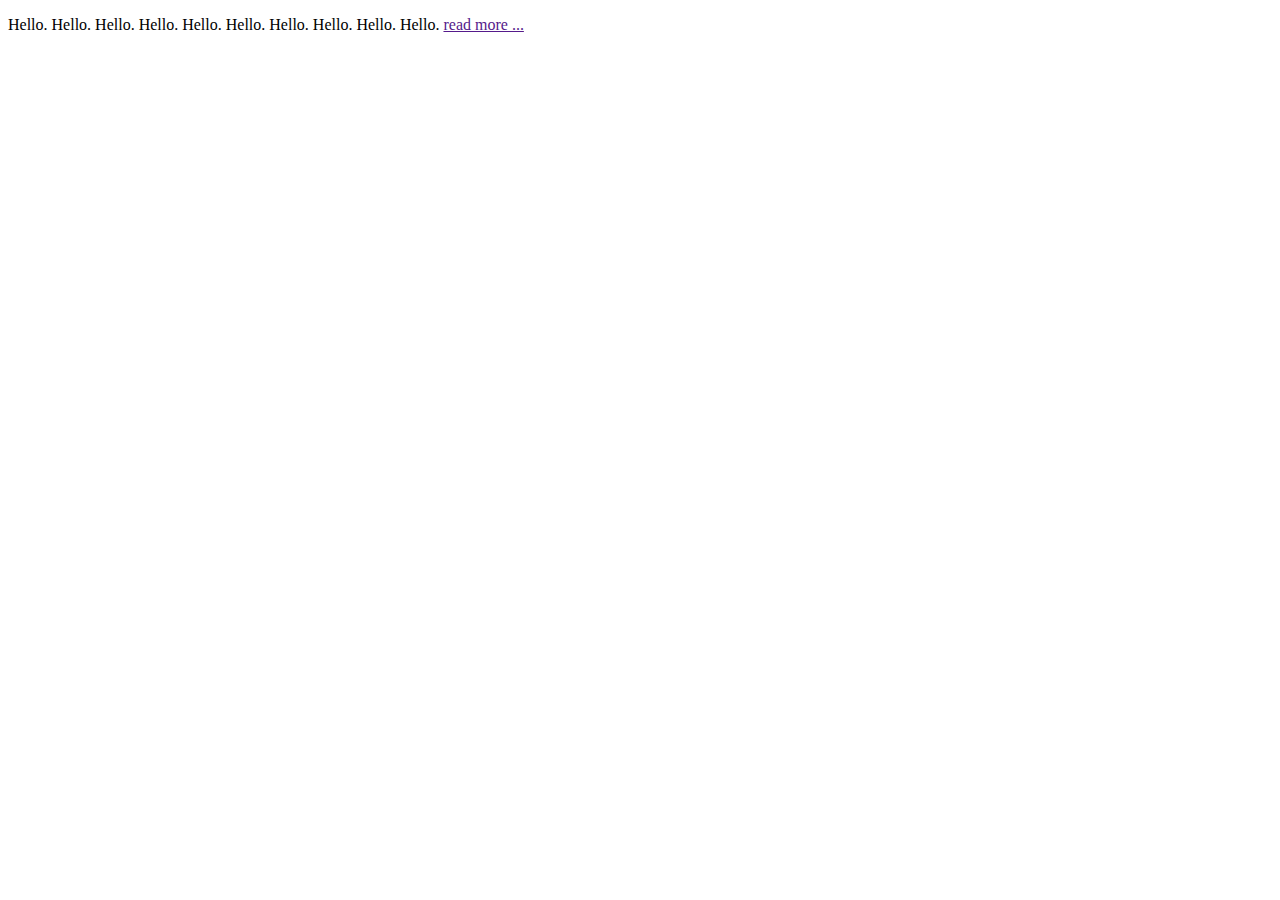
<file: JavaScriptBasics/index.html>
<!DOCTYPE html>
<html lang="ja">
<head>
    <meta charset="utf-8">
    <title>JavaScript Basics</title>
    <style>
        .hidden {
            display: none;
        }
    </style>
</head>
<body>
    <p>Hello. Hello. Hello. Hello. Hello. <dr>
    Hello. Hello. Hello. Hello. Hello. <dr>
    <span class="hidden">Hello. Hello. Hello. Hello. Hello. <dr>
    Hello. Hello. Hello. Hello. Hello. <dr>
    Hello. Hello. Hello. Hello. Hello. <dr>
    Hello. Hello. Hello. Hello. Hello. <dr>
    Hello. Hello. Hello. Hello. Hello. <dr>
    Hello. Hello. Hello. Hello. Hello. <dr>
    Hello. Hello. Hello. Hello. Hello. <dr>
    Hello. Hello. Hello. </span><a href="">read more ...</a></p>
    <script src="js/main.js"></script>
</body>
</html>
</file>
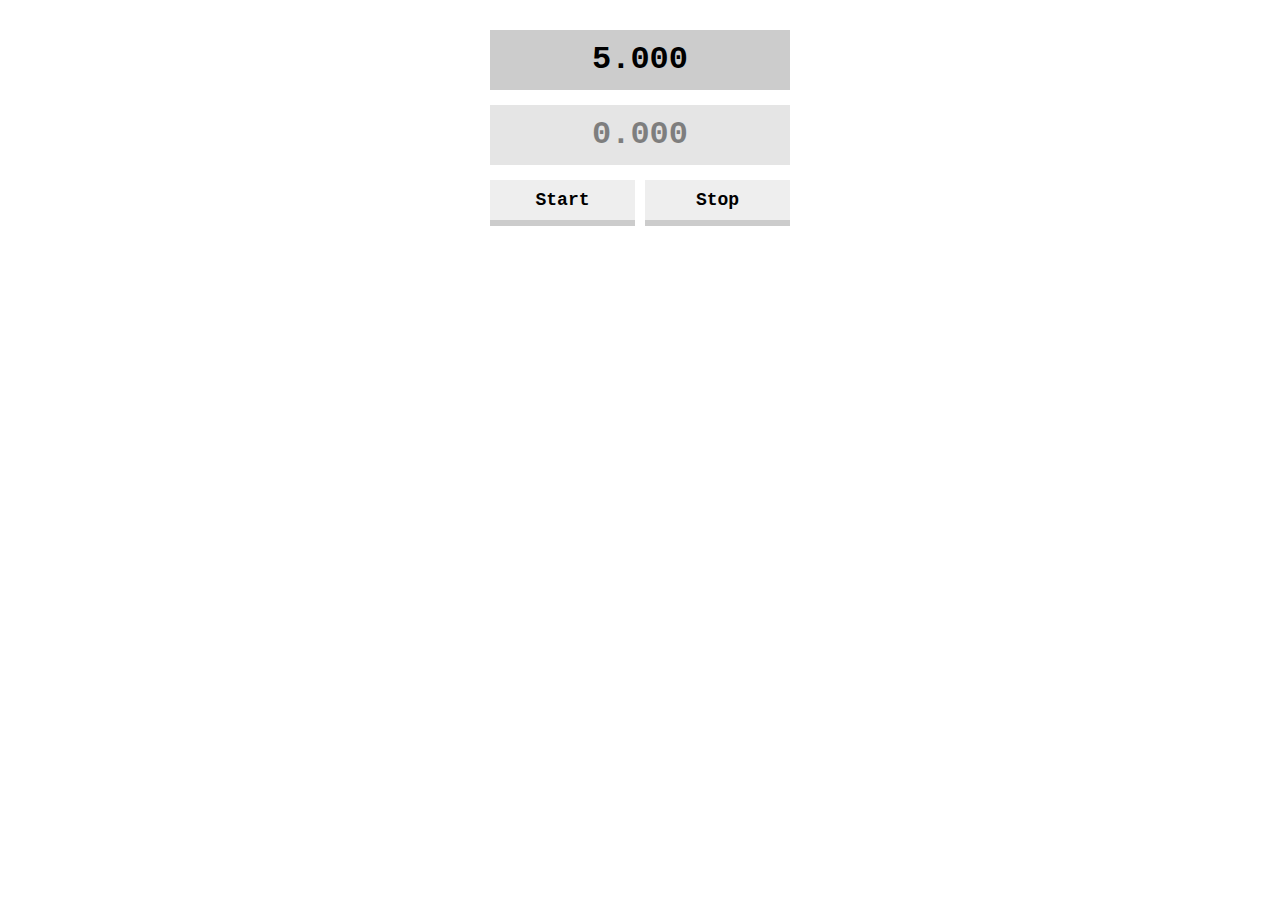
<file: My5seconds/index.html>
<!DOCTYPE html>
<html>
<head>
    <meta charset="utf-8">
    <title>5 seconds!</title>
    <link rel="stylesheet" href="css/styles.css">
</head>
<body>
    <div class="container">
        <div id="target">5.000</div>
        <div id="result" class="standby">0.000</div>
        <div class="buttons">
            <div id="start">Start</div>
            <div id="stop">Stop</div>
        </div>
    </div>
    <script src="js/main.js"></script>
</body>
</html>
</file>
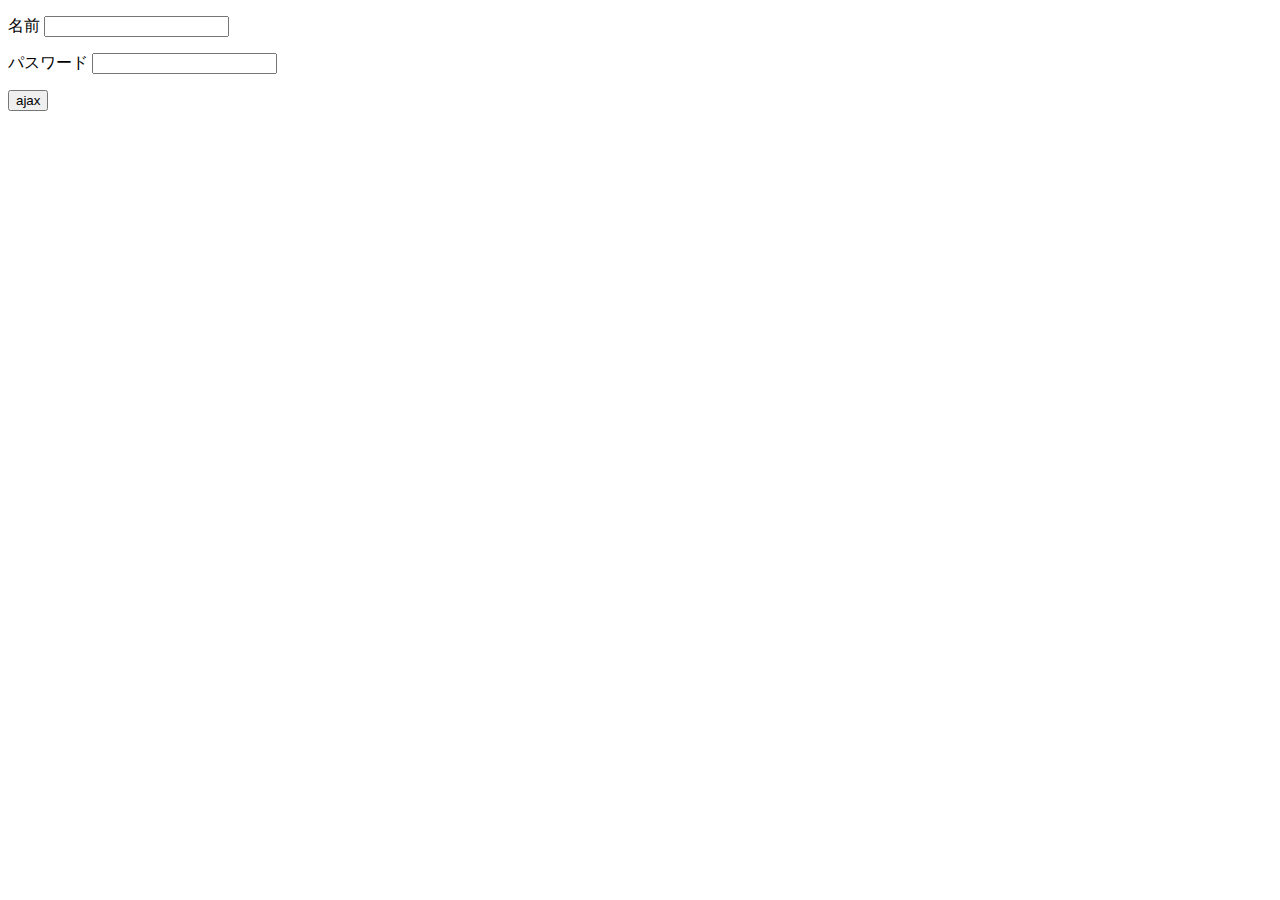
<file: MyAjax/index.html>
<!DOCTYPE html>
<html lang="ja">
    <head>
        <meta charset="utf-8">
        <title>Docment</title>
    </head>
    <body>
        <script src="https://ajax.googleapis.com/ajax/libs/jquery/3.3.1/jquery.min.js"></script>
        <form id="form_1" method="POST" accept-charset="utf-8" return false>
            <p>名前 <input type="text" name = "userid"> </p>
            <p>パスワード <input type="text" name = "passward" id="passward"> </p>
        </form>

        <button id="ajax">ajax</button>
        <div class="result"></div>

        <script type="text/javascript">
            $(function() {
                $('#ajax').on('click', function() {
                    $.ajax({
                        url:'./request.php',
                        type:'POST',
                        data:{
                            'userid' :$('#userid').val(),
                            'passward' :$('#passward').val()
                        }
                    })
                    .done( (data) => {
                        $('.result').html(data);
                        comsole.log(data);
                    })
                    .fail( (data) => {
                        $('.result').html(data);
                        console.log(data);
                    })
                    .always( (data) => {

                    });
                });
            });
        </script>
    </body>
</html>
</file>
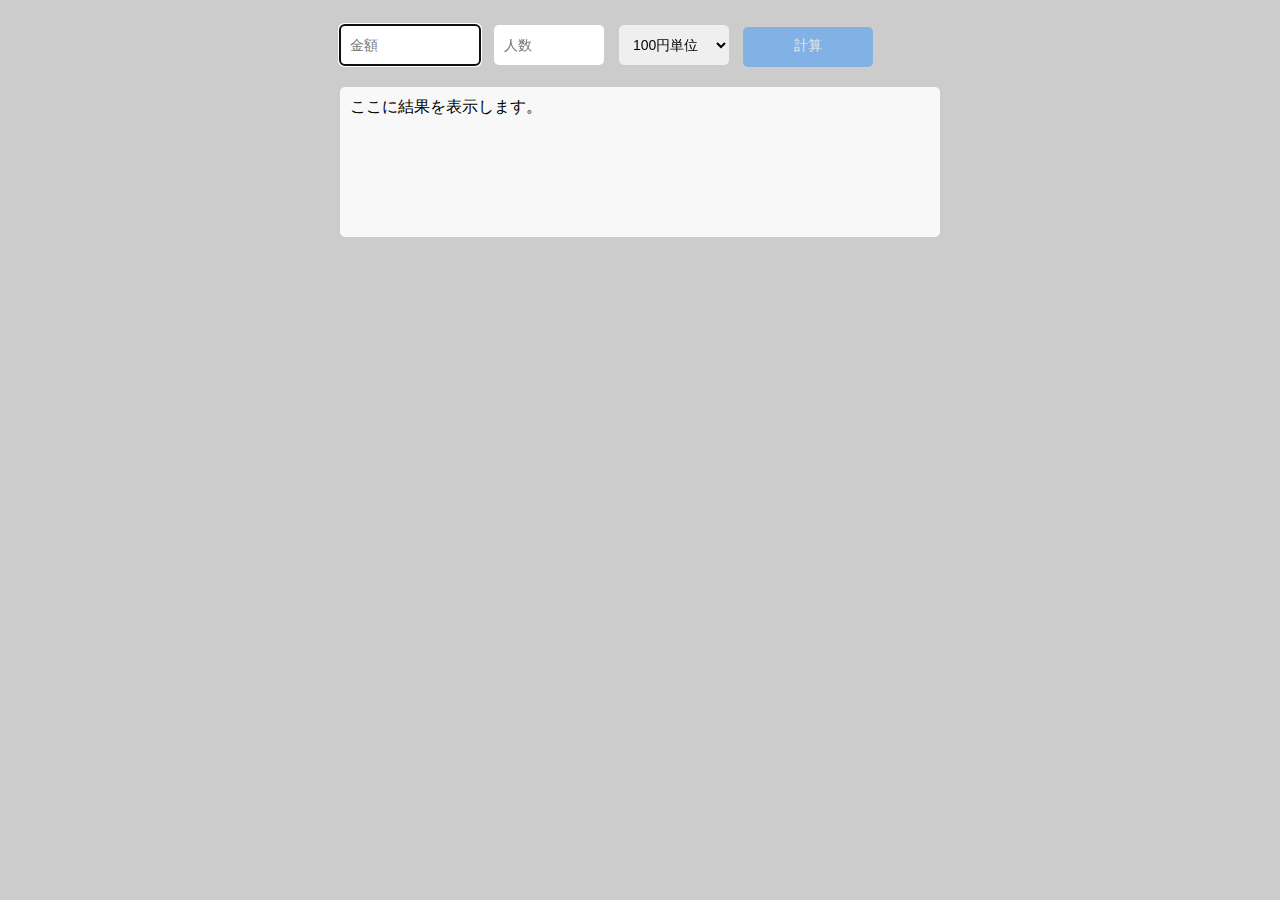
<file: MyApp/index.html>
<!DOCTYPE html>
<html lang="ja">
<head>
    <meta charset="utf-8">
    <title>割り勘電卓</title>
    <link rel="stylesheet" href="css/styles.css">
</head>
<body>
    <div class="container">
        <div class="input-area">
            <input type="text" id="price" placeholder="金額">
            <input type="text" id="num" placeholder="人数">
            <select id="unit">
                <option value="10">10円単位</option>
                <option value="100" selected>100円単位</option>
                <option value="100">1000円単位</option>
            </select>
            <div id="btn" class="disabled">計算</div>
        </div>
        <div class="result-area">
            <p id="result">ここに結果を表示します。</p>
            <div id="reset" class="hidden">もう一度計算する？</div>
        </div>
    </div>
    <script src="js/main.js"></script>
</body>
</html>
</file>
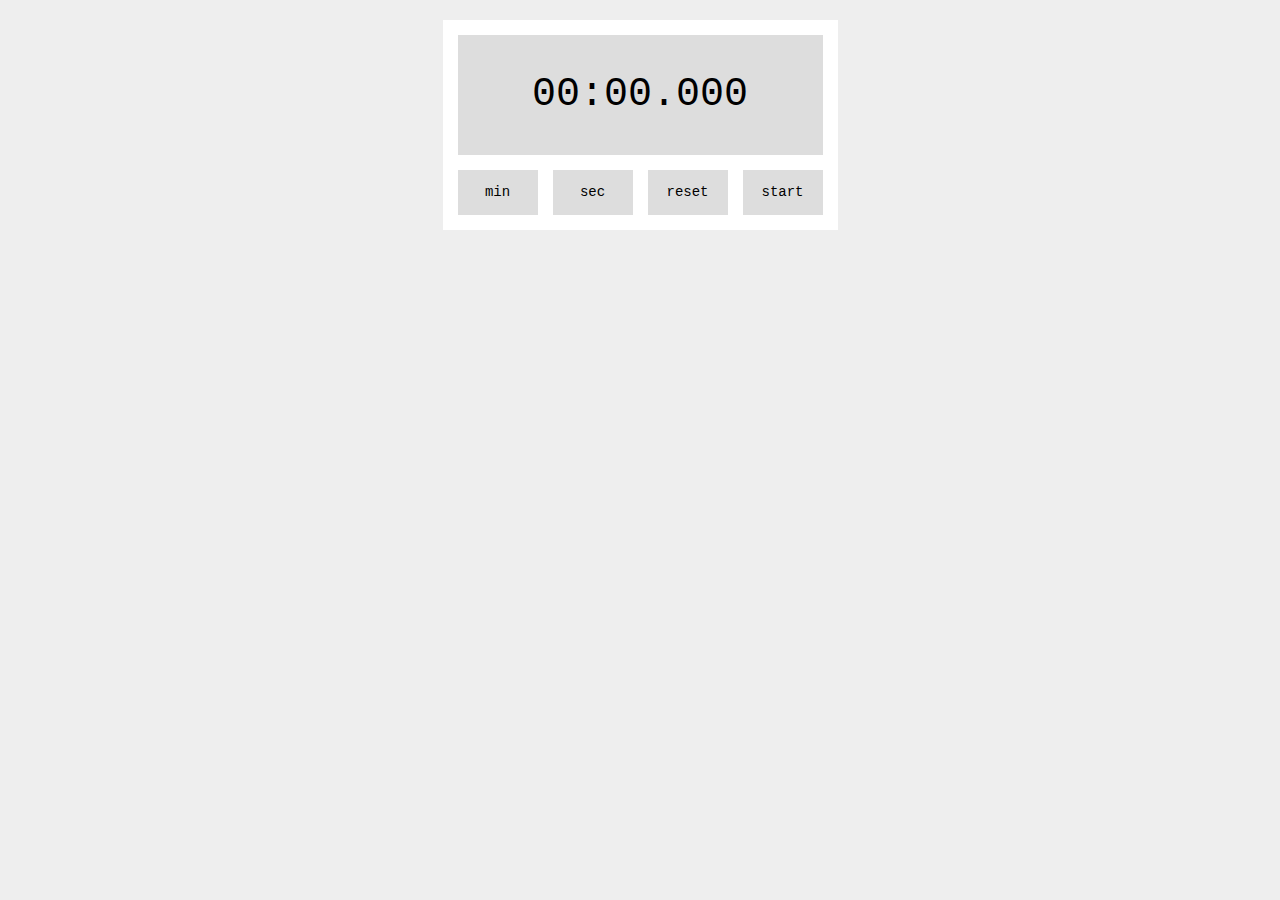
<file: MyCountdown/index.html>
<!DOCTYPE html>
<html lang="ja">
<head>
    <meta charset="utf-8">
    <title>Timer</title>
    <link rel="stylesheet" href="css/styles.css">
</head>
<body>
    <div class="container">
        <div id="timer">00:00.000</div>
        <div class="controls">
            <div id="min">min</div>
            <div id="sec">sec</div>
            <div id="reset">reset</div>
            <div id="start">start</div>
        </div>
    </div>
    
    <script src="js/main.js"></script>
</body>
</html>
</file>
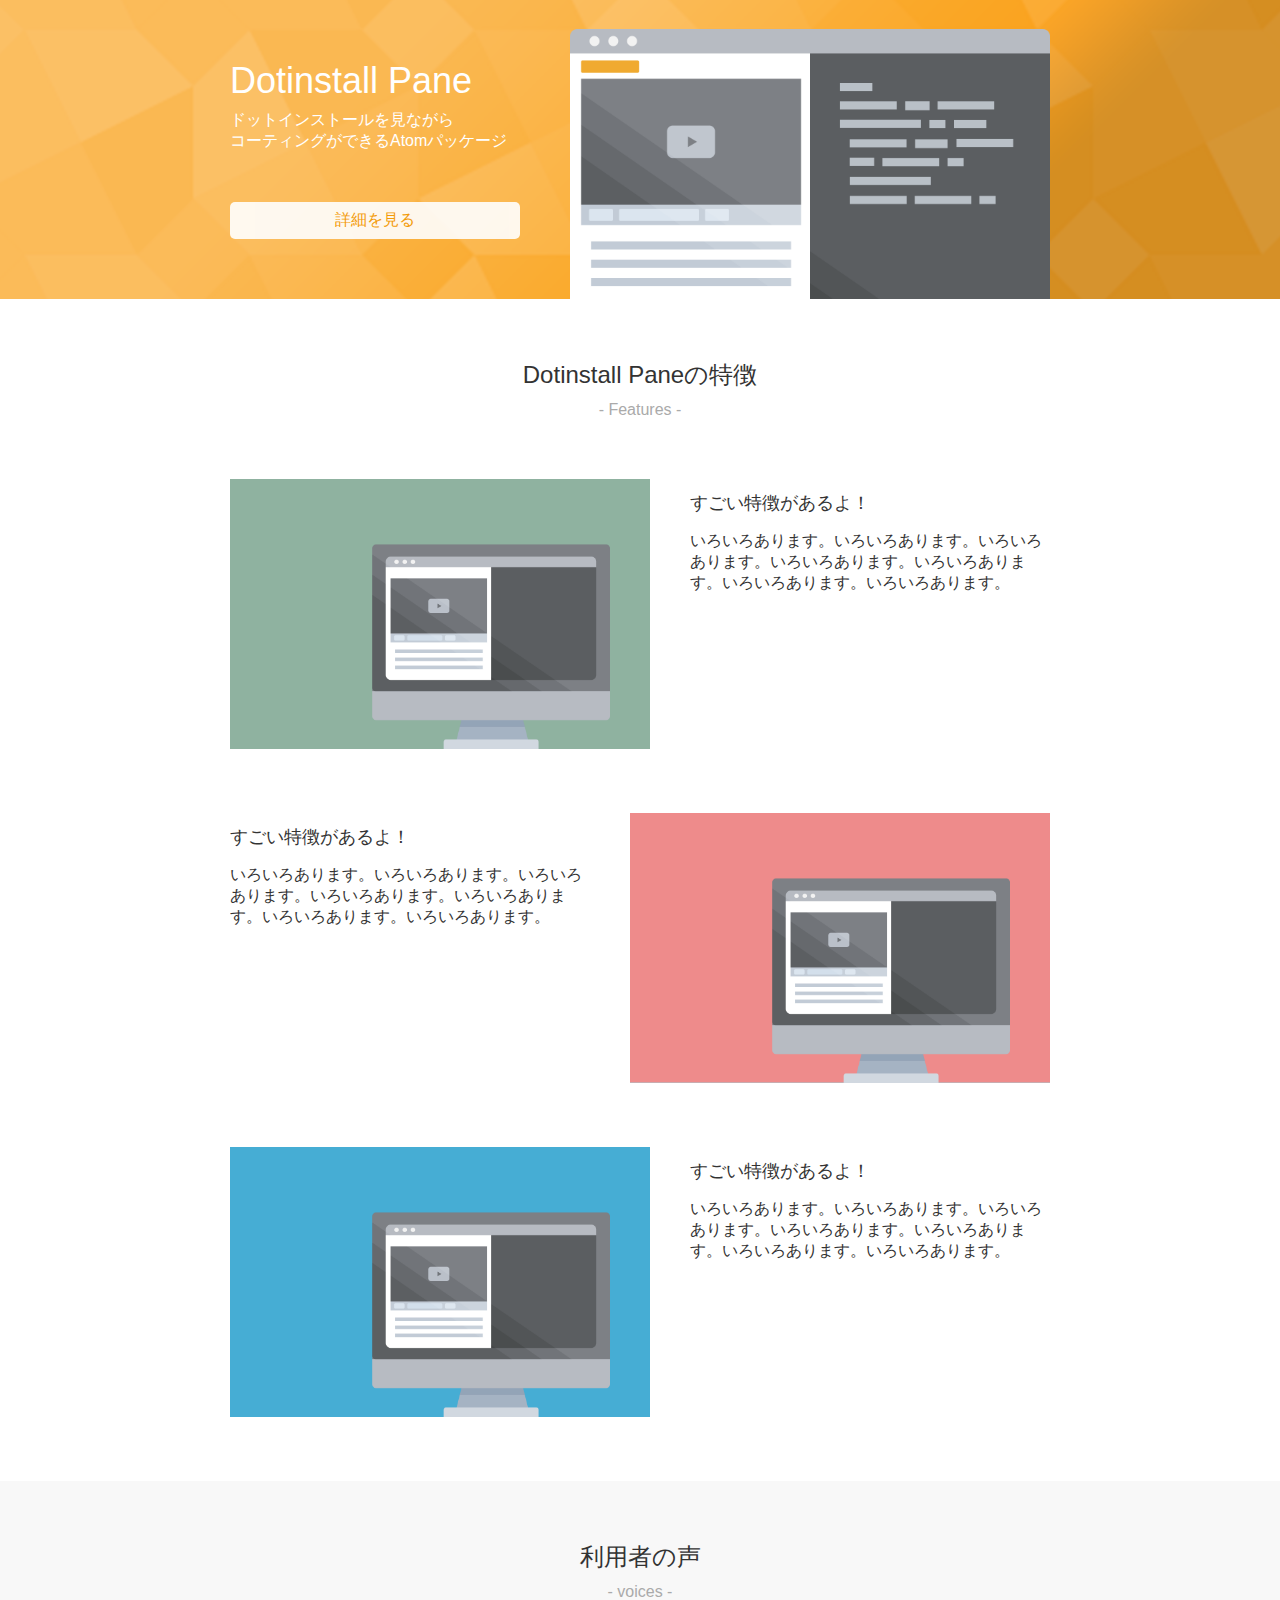
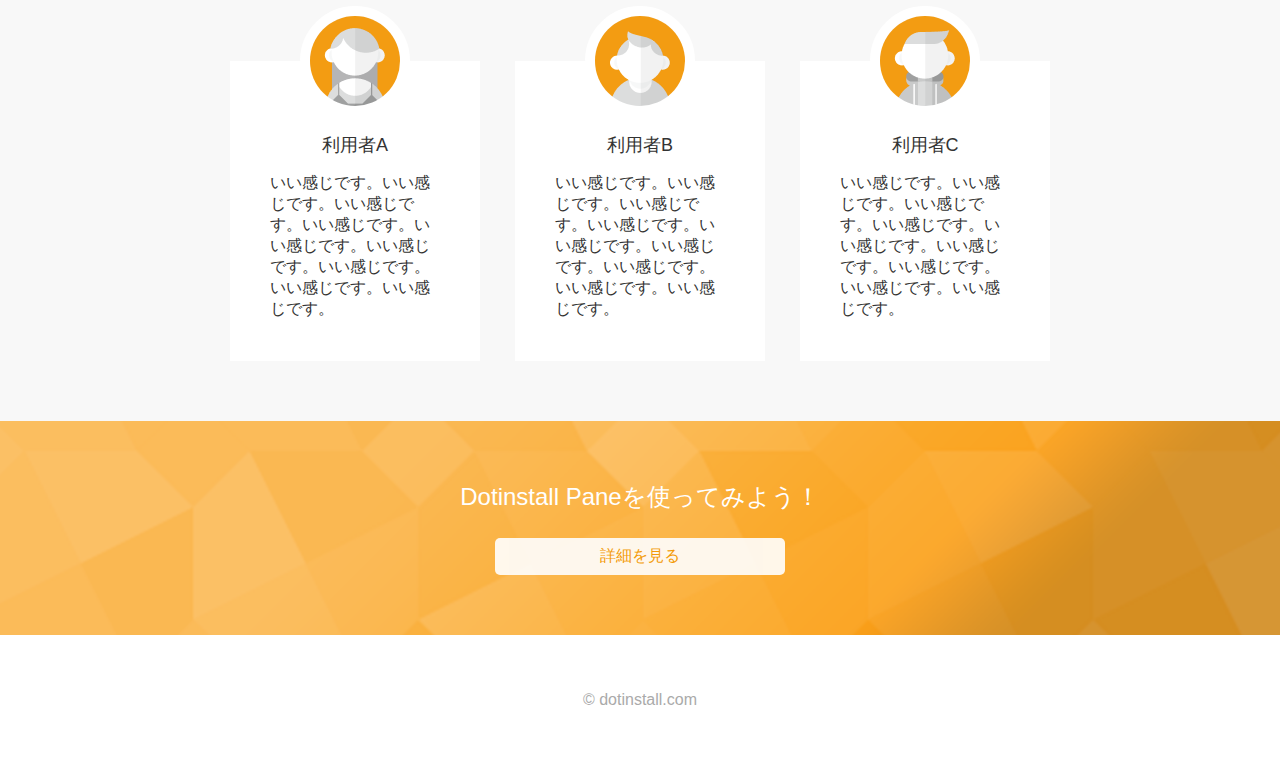
<file: MyDotinstallPane/index.html>
<!DOCTYPE html>
<html lang="ja">
<head>
  <meta charset="utf-8">
  <title>Dotinstall Paneを使ってみよう</title>
  <link rel="icon" href="favicon.ico">
  <link rel="stylesheet" href="https://use.fontawesome.com/releases/v5.7.2/css/all.css" integrity="sha384-fnmOCqbTlWIlj8LyTjo7mOUStjsKC4pOpQbqyi7RrhN7udi9RwhKkMHpvLbHG9Sr" crossorigin="anonymous">
  <link rel="stylesheet"
  href="css/styles.css">
</head>
<body>
  <header class="orange-bg">
    <div class="container">
      <h1>Dotinstall Pane</h1>
      <p>
        ドットインストールを見ながら<br>
        コーティングができるAtomパッケージ
      </p>
      <a href="#" target="_blank" class="btn">詳細を見る <i class="fas fa-external-link-alt"></i></a>
      <img src="img/top.png" width="480" height="270" alt="Dontinstall Paneの画像">
    </div>
  </header>

  <section class="features">
    <div class="container">
      <h1 data-subtitle="- Features -" class="section-title">Dotinstall Paneの特徴</h1>
      <section class="feature">
        <img src="img/feature1.png" width="420" height="270" alt="特徴1">
        <div class="desc">
          <h1>すごい特徴があるよ！</h1>
          <p>いろいろあります。いろいろあります。いろいろあります。いろいろあります。いろいろあります。いろいろあります。いろいろあります。</p>
        </div>
      </section>
      <section class="feature">
        <img src="img/feature2.png" width="420" height="270" alt="特徴2">
        <div class="desc">
          <h1>すごい特徴があるよ！</h1>
          <p>いろいろあります。いろいろあります。いろいろあります。いろいろあります。いろいろあります。いろいろあります。いろいろあります。</p>
        </div>
      </section>
      <section class="feature">
        <img src="img/feature3.png" width="420" height="270" alt="特徴3">
        <div class="desc">
          <h1>すごい特徴があるよ！</h1>
          <p>いろいろあります。いろいろあります。いろいろあります。いろいろあります。いろいろあります。いろいろあります。いろいろあります。</p>
       </section>
        </div>
      </div>
      </section>

      <section class="voices">
        <div class="container">
          <h1 data-subtitle="- voices -" class="section-title">利用者の声</h1>
          <div class="flex">
            <section class="voice">
              <img src="img/user1.png" width="90" height="90" alt="利用者A">
              <h1>利用者A</h1>
              <p>いい感じです。いい感じです。いい感じです。いい感じです。いい感じです。いい感じです。いい感じです。いい感じです。いい感じです。</p>
            </section>
            <section class="voice">
              <img src="img/user2.png" width="90" height="90" alt="利用者B">
              <h1>利用者B</h1>
              <p>いい感じです。いい感じです。いい感じです。いい感じです。いい感じです。いい感じです。いい感じです。いい感じです。いい感じです。</p>
            </section>
            <section class="voice">
              <img src="img/user3.png" width="90" height="90" alt="利用者C">
              <h1>利用者C</h1>
              <p>いい感じです。いい感じです。いい感じです。いい感じです。いい感じです。いい感じです。いい感じです。いい感じです。いい感じです。</p>
            </section>
          </div>
    </div>
  </section>

  <section class="call-to-action orange-bg">
    <div class="container">
      <h1 class="section-title">Dotinstall Paneを使ってみよう！</h1>
      <a href="#" target="_blank" class="btn">詳細を見る <i class="fas fa-external-link-alt"></i></a>
    </div>
  </section>

  <footer>
    <p>&copy; dotinstall.com</p>
  </footer>
</body>
</html>
</file>
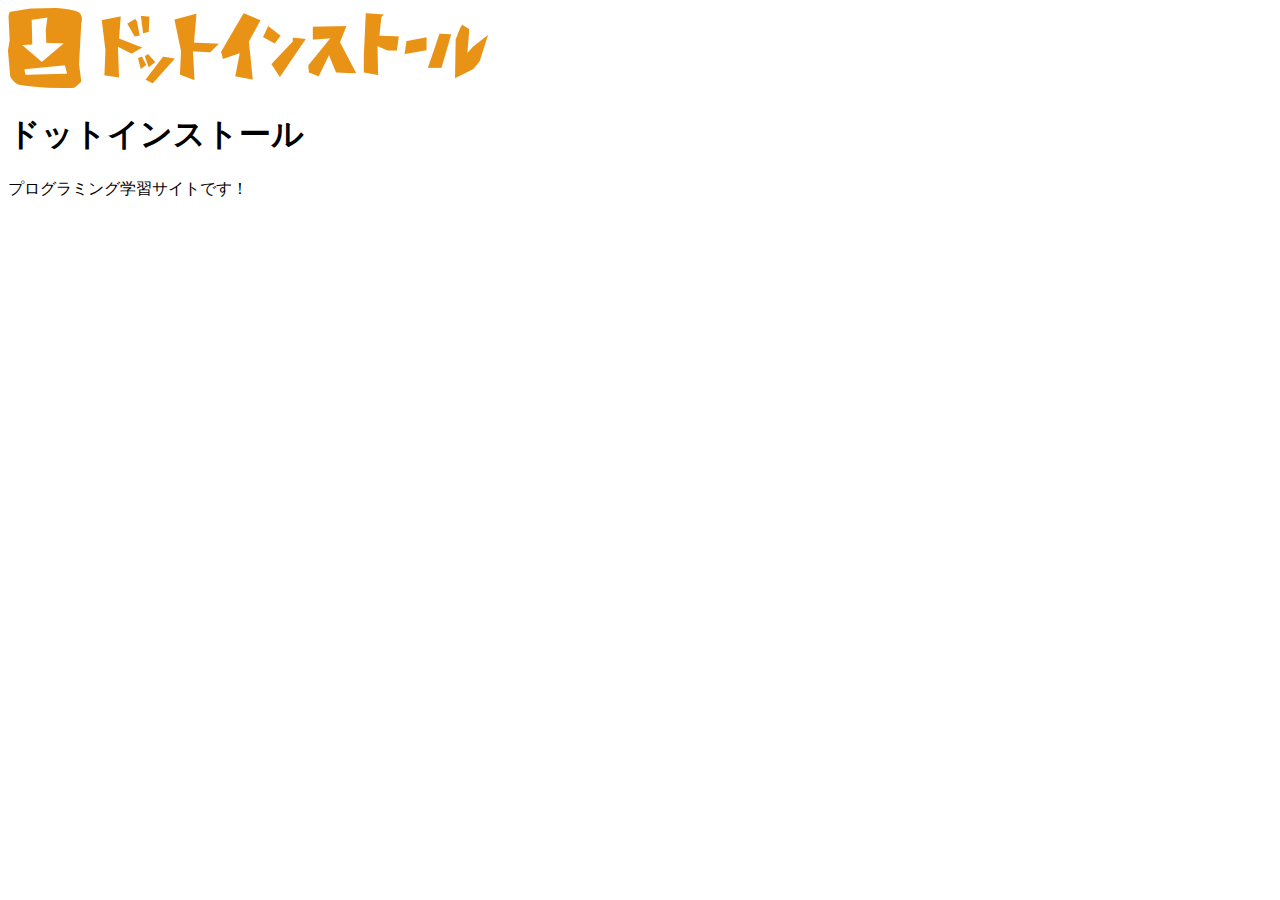
<file: MyHTML/index.html>
<!DOCTYPE html>
<html lang="ja">
<head>
    <meta charset="utf-8">
    <title>ドットインストール</title>
    <meta name="description" content="プログラミング学習サイトのドットインストールです。">
    <link rel="icon" href="favicon.ico">
</head>
<body>
    <img src="img/logo.png">
    <h1>ドットインストール</h1>
    <p>プログラミング学習サイトです！</p>
</body>
</html>
</file>
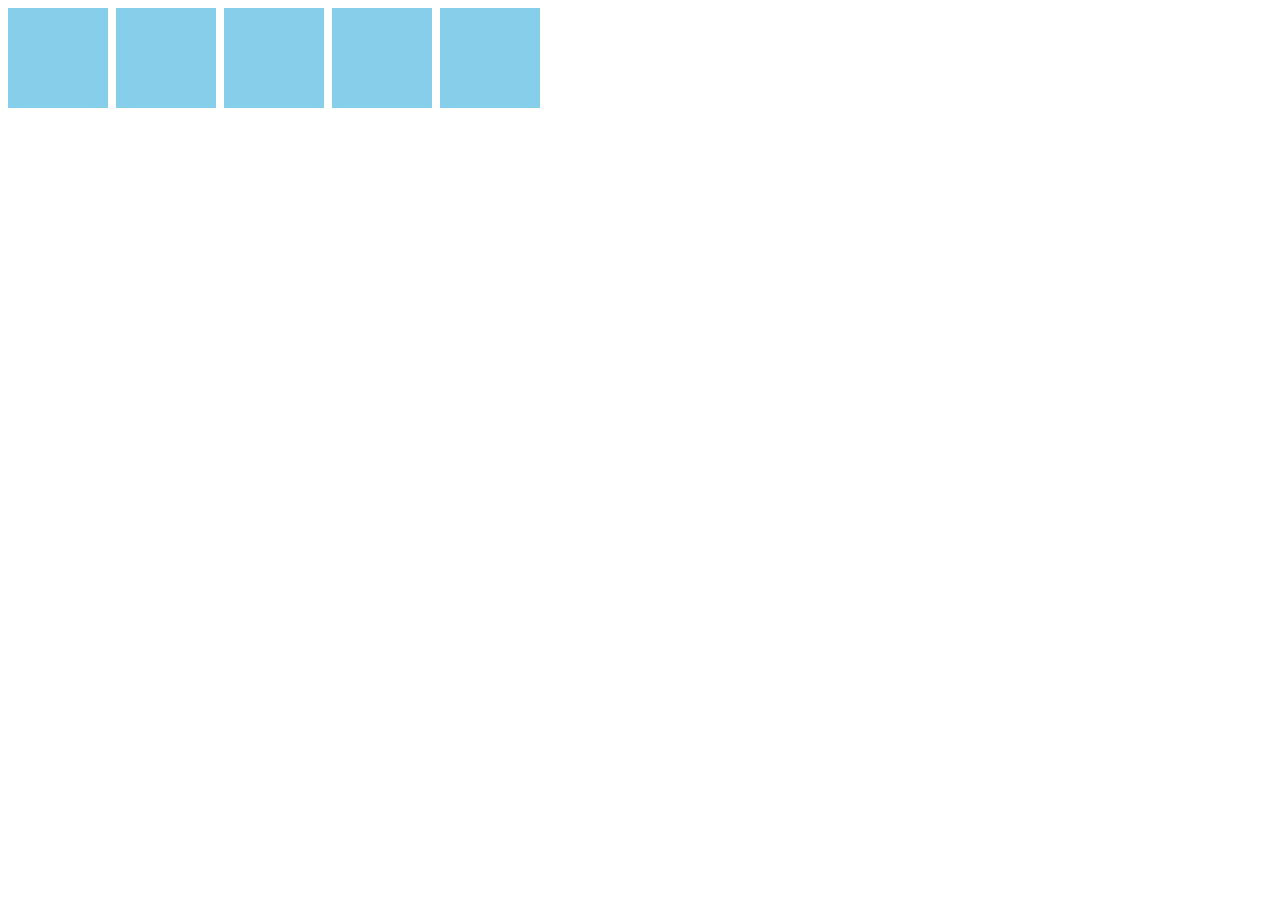
<file: MyJSPractice/index.html>
<!DOCTYPE html>
<html lang="ja">
<head>
    <meta charset="utf-8">
    <title>JavaScript Practice</title>
    <style>
        body {
            display: flex;
            flex-wrap: wrap;
        }
        .box {
            width: 100px;
            height: 100px;
            background: skyblue;
            cursor: pointer;
            transition: 0.8s;
            margin: 0 8px 8px 0;
            text-align: center;
            line-height: 100px;
        }
        .win {
            background: pink;
            border-radius: 50%;
            transform: rotate(360deg);
        }
        .lose {
            transform: scale(0.9);
        }
    </style>
</head>
<body>
   
    <script>
        'use strict';

        const num = 5;
        const winner = Math.floor(Math.random() * num);

        for (let i = 0; i < num; i++) {
            const div = document.createElement('div');
            div.classList.add('box');
            if(i === winner) {
                div.dataset.result = 'win';
            } else {
                div.dataset.result = 'lose';
            }
            div.addEventListener('click', function() {
                if (div.dataset.result === 'win') {
                    div.textContent = 'win!';
                    div.classList.add('win');
                } else {div.textContent = 'lose!';
                    div.classList.add('lose');
                }
            });

            document.body.appendChild(div); 
        }

       
    </script>
</body>
</html>
</file>
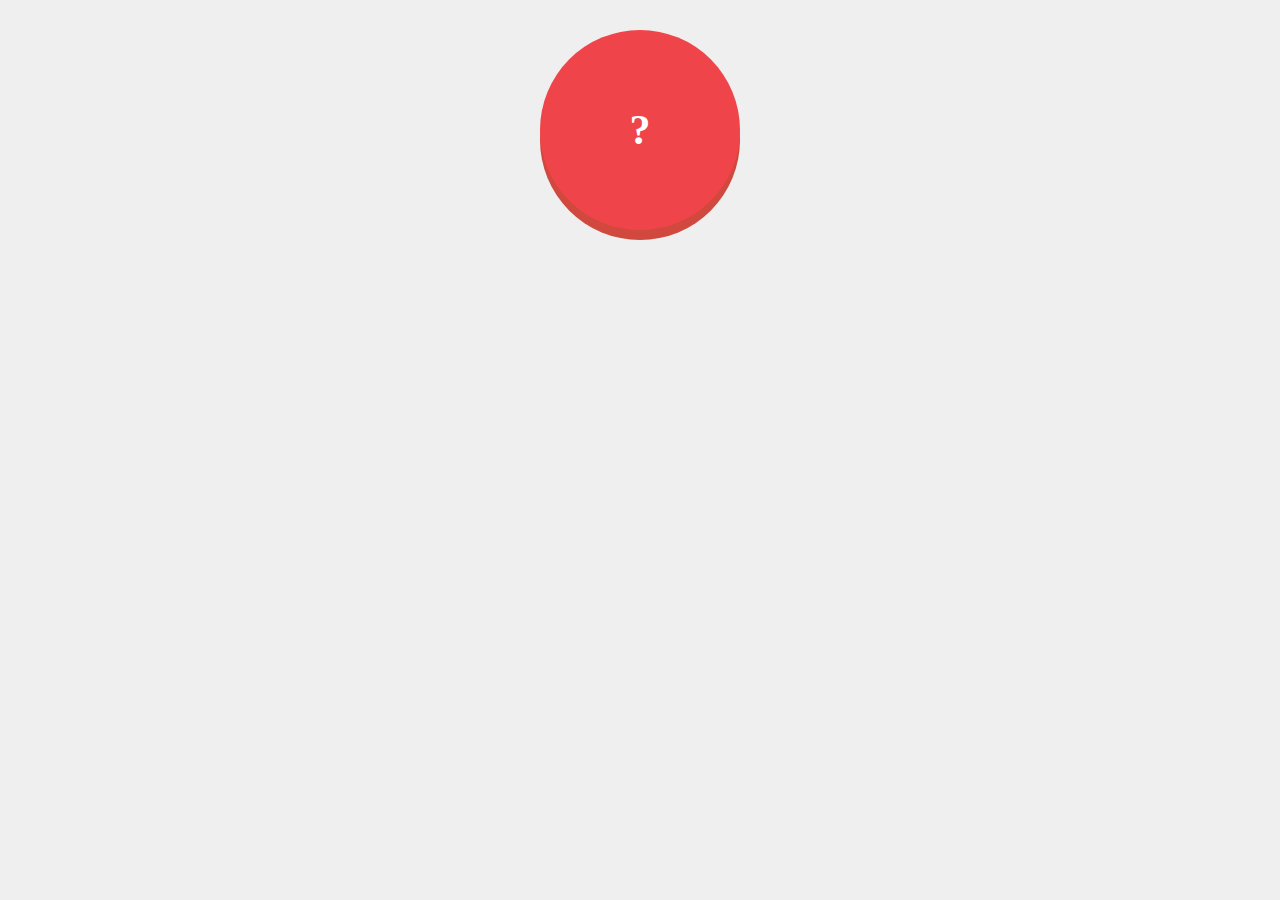
<file: MyOmikuji/index.html>
<!DOCTYPE html>
<html lang="ja">
<head>
    <meta charset="utf-8">
    <title>おみくじ</title>
    <link rel="stylesheet" href="css/styles.css">
</head>
<body>
    <div id="btn">?</div>
    <script src="js/main.js"></script>
</body>
</html>
</file>
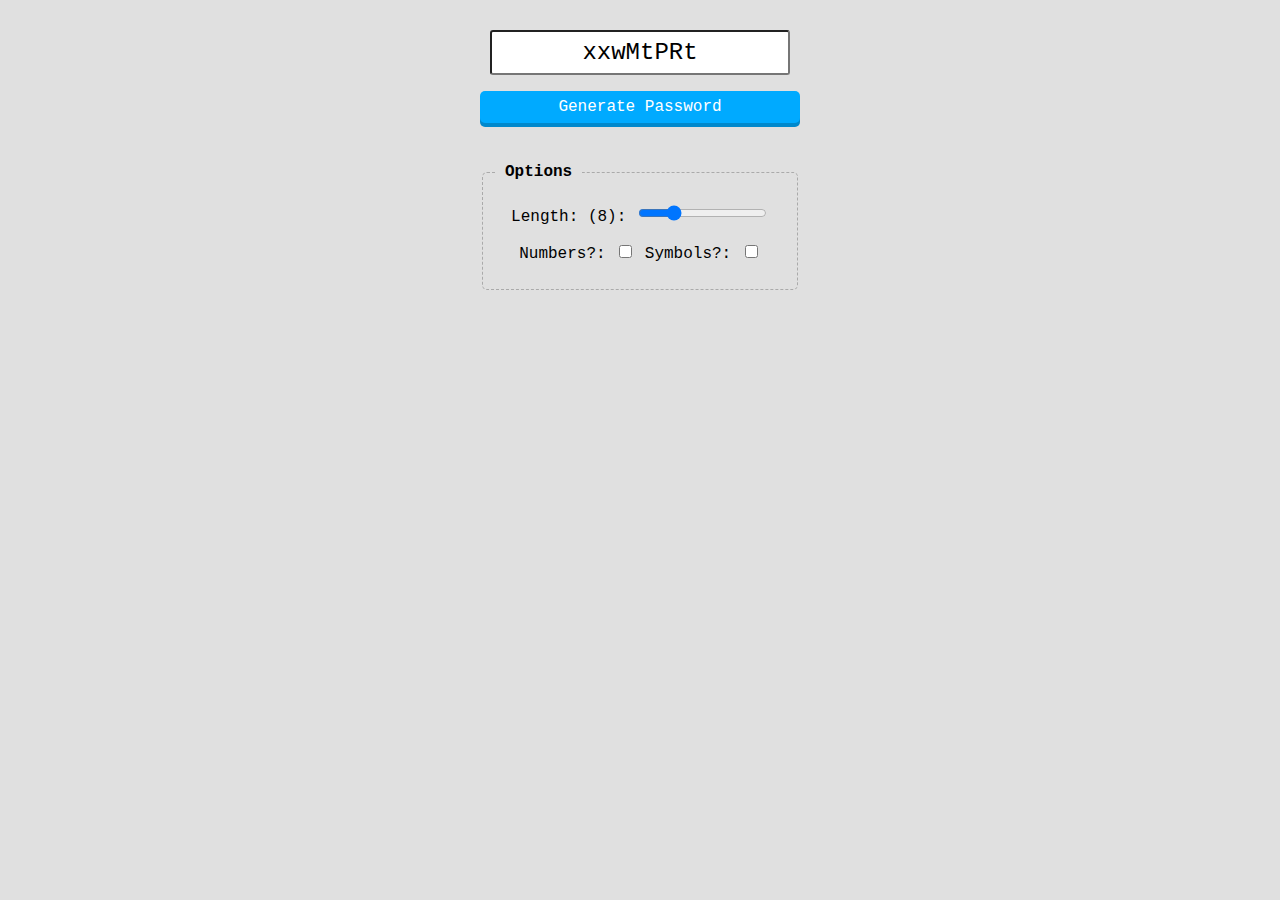
<file: MyPass/index.html>
<!DOCTYP html>
<html lang="ja">
<head>
    <meta charset="utf-8">
    <title>Password Generator</title>
    <style>
        body {
            background: #e0e0e0;
            font-family: 'Courier New', sans-serif;
            text-align: center;
        }
        .container {
            width: 320px;
            margin: 30px auto;
        }
        input[type="text"] {
            width: 300px;
            padding: 7px;
            border-radius: 3px;
            font-size: 24px;
            font-family: 'Courier New', sans-serif;
            text-align: center;
        }
        #btn {
            color: #fff;
            background: #00aaff;
            padding: 7px;
            border-radius: 5px;
            box-shadow: 0 4px 0 #0088cc;
            cursor: pointer;
        }

        #btn:hover {
            opacity: 0.8;
        }
        fieldset {
            margin-top: 40px;
            border: 1px dashed #aaa;
            border-radius: 5px;
            text-align: left;
        }
        legend {
            font-weight: bold;
            padding: 0 10px;
        }
        fieldset p {
            text-align: center;
        }
    </style>
</head>
<body>
    <div class="container">
        <p><input type="text" id="result"></p>
        <p><div id="btn">Generate Password</div></p>
        <fieldset>
            <legend>Options</legend>
            <p>Length: (<span id="label">8</span>): <input type="range" id="slider" value="8" min="4" max="20"></p>
            <p>
                Numbers?: <input type="checkbox" id="numbers">
                Symbols?: <input type="checkbox" id="symbols">
            </p>
        </fieldset>
    </div>
    <script>
    (function() {
        'use strict';

        var slider = document.getElementById('slider');
        var label = document.getElementById('label');
        var btn = document.getElementById('btn');
        var result = document.getElementById('result');
        var numbers = document.getElementById('numbers');
        var symbols = document.getElementById('symbols');

        function getPassword() {
            var seed_letters = 'abcdefghijklnmopqrstuvwxyz';
            var seed_numbers = '0123456789';
            var seed_symbols = '!#$&()';
            var seed;
            
            var len = slider.value;
            var pwd = '';
            
            seed = seed_letters + seed_letters.toUpperCase();
            if (numbers.checked === true) {
                seed += seed_numbers;
            }
            if (symbols.checked) {
                seed += seed_symbols;
            }

            // for (var i = 0; i < len; i++) {
            //     pwd += seed[Math.floor(Math.random() * seed.length)];
            // }

            while (len--) {
                pwd += seed[Math.floor(Math.random() * seed.length)];
            }

            result.value = pwd;
        }

        slider.addEventListener('change', function() {
            label.innerHTML = this.value;
        });
        
        btn.addEventListener('click', function() {
            getPassword();
            // result.value = 'f8asdf8asdf';
        });

        result.addEventListener('click', function() {
            this.select();
        });

        getPassword();

    })();
    </script>
</body>
</html>
</file>
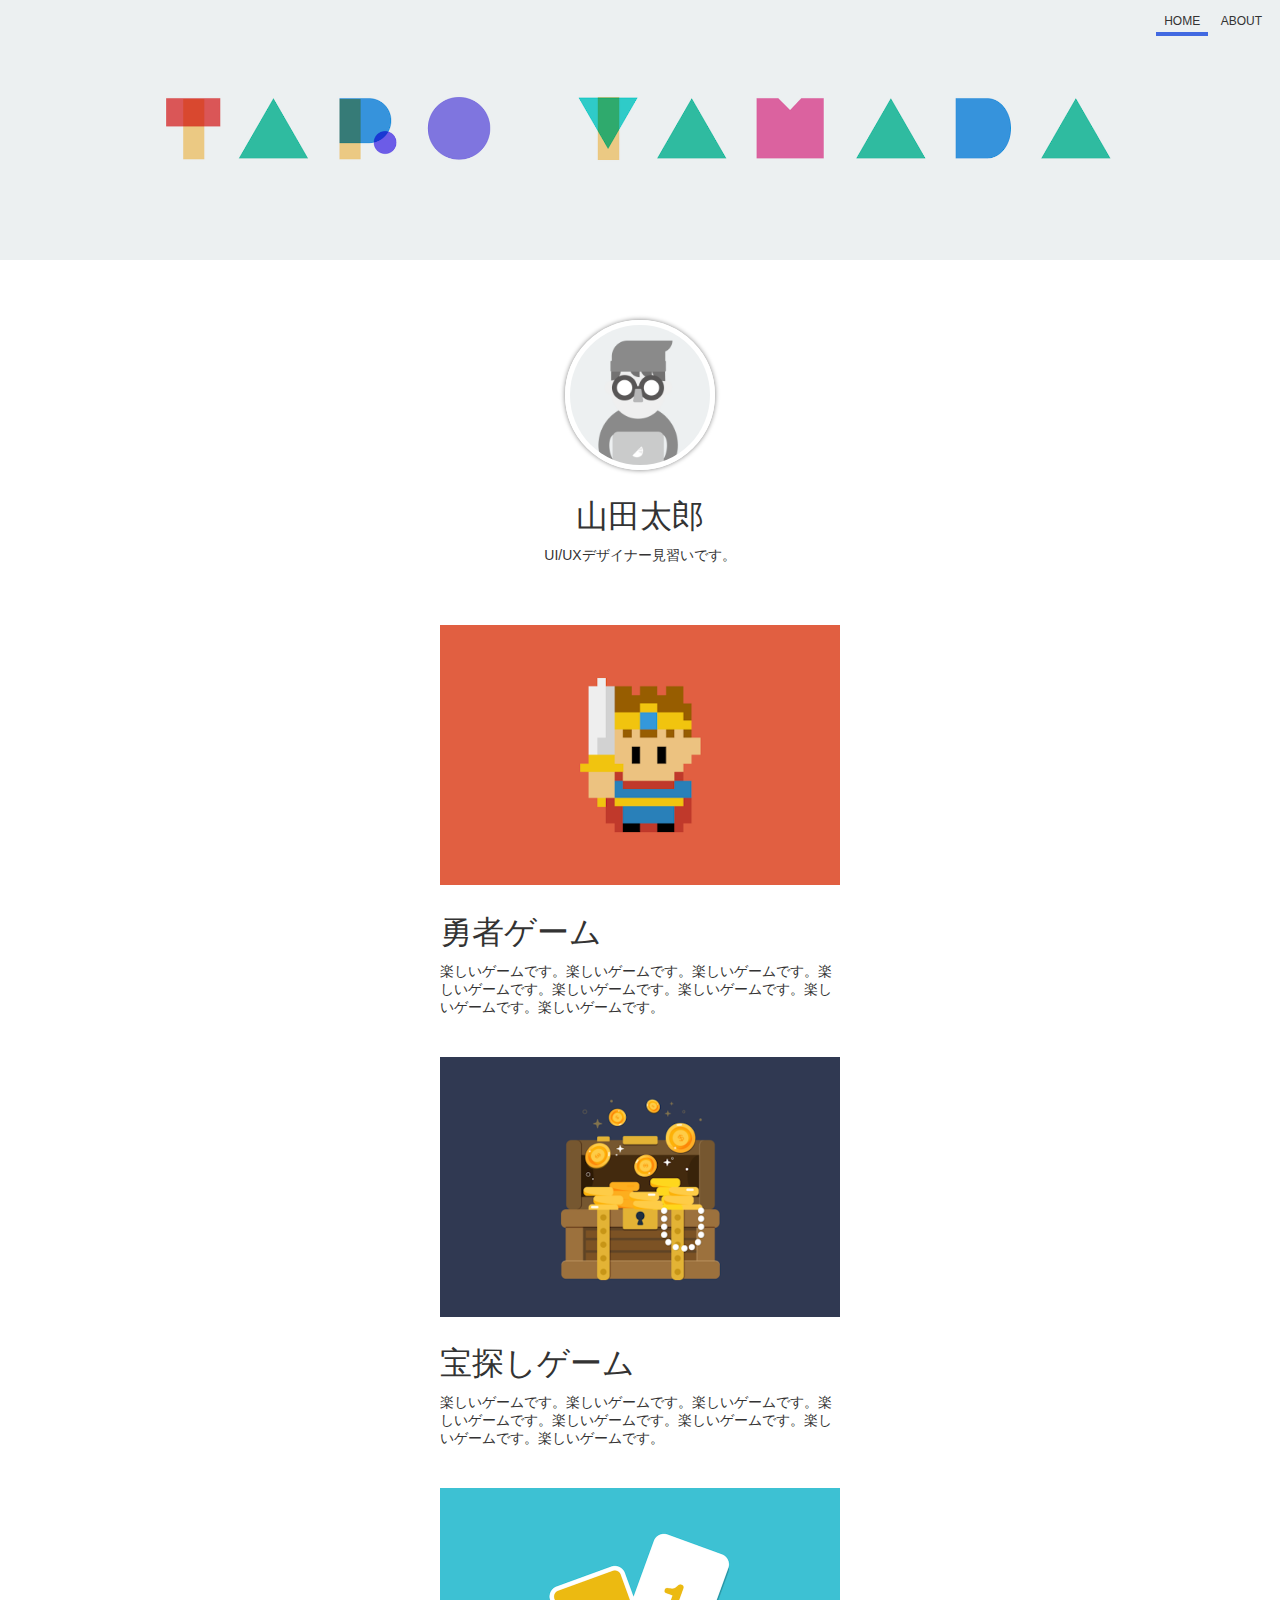
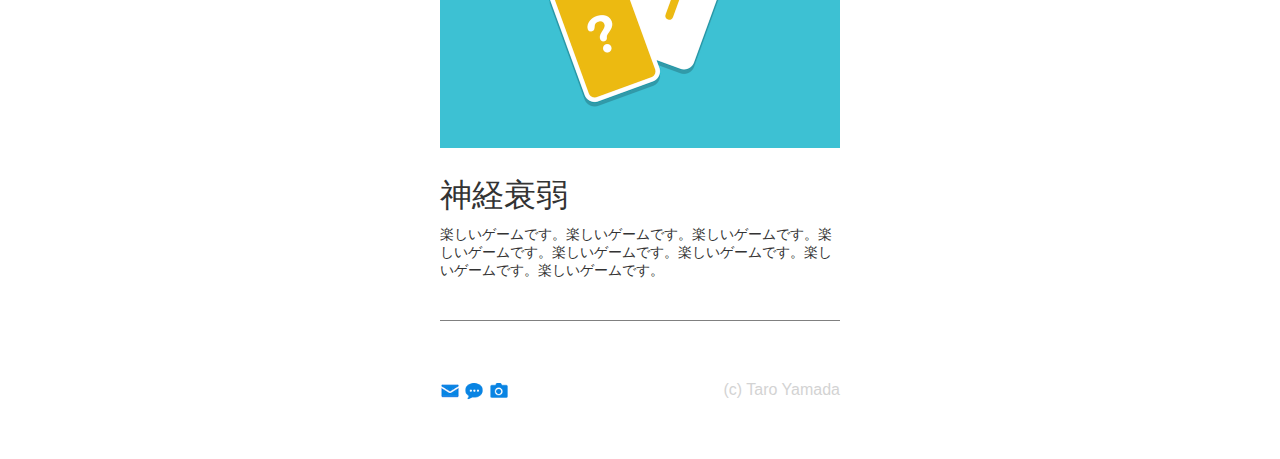
<file: myportfolio/index.html>
<!DOCTYPE html>
<html lang="ja">
<head>
  <meta charset="utf-8">
  <title>太郎のポートフォリオサイト</title>
  <link rel="icon" href="favicon.ico">
  <meta name="description" content="太郎のポートフォリオサイトです。">
<link rel="stylesheet" href="css/styles.css">
</head>
<body>
  <header>
    <nav>
      <ul>
        <li class="current">
          <a href="index.html">
            HOME
          </a>
        </li>
        <li>
          <a href="about.html">
            ABOUT
          </a>
        </li>
      </ul>
    </nav>

  </header>

  <section>
   <img src="img/taro.png" width="140" height="140" alt="太郎のアイコン" class="icon">
   <h1>山田太郎</h1>
   <p>UI/UXデザイナー見習いです。</p>

   <div class="works">
     <section>
       <img src="img/work1.png" width="400" height="260" alt="勇者ゲーム">
       <h1>勇者ゲーム</h1>
       <P>楽しいゲームです。楽しいゲームです。楽しいゲームです。楽しいゲームです。楽しいゲームです。楽しいゲームです。楽しいゲームです。楽しいゲームです。</P>
     </section>

     <section>
       <img src="img/work2.png" width="400" height="260" alt="宝探しゲーム">
       <h1>宝探しゲーム</h1>
       <P>楽しいゲームです。楽しいゲームです。楽しいゲームです。楽しいゲームです。楽しいゲームです。楽しいゲームです。楽しいゲームです。楽しいゲームです。</P>
     </section>

     <section>
       <img src="img/work3.png" width="400" height="260" alt="神経衰弱">
       <h1>神経衰弱</h1>
       <P>楽しいゲームです。楽しいゲームです。楽しいゲームです。楽しいゲームです。楽しいゲームです。楽しいゲームです。楽しいゲームです。楽しいゲームです。</P>
     </section>
   </section>
   </div>

  <footer>
    <ul>
      <li>
       <a href="mailto:taguti@gmail.com" target="_blank">
        <img src="img/mail.png" width="20" height="20" alt="メール送信">
       </a>
      </li>
      <li>
       <a href="https://dotinstall.com" target="_blank">
        <img src="img/blog.png" width="20" height="20" alt="ブログサイトへ">
       </a>
      </li>
      <li>
       <a href="https://dotinstall.com" target="_blank">
        <img src="img/photos.png" width="20" height="20" alt="写真サイトへ">
       </a>
      </li>
    </ul>
   <p>(c) Taro Yamada</p>
  </footer>
</body>
</html>
</file>
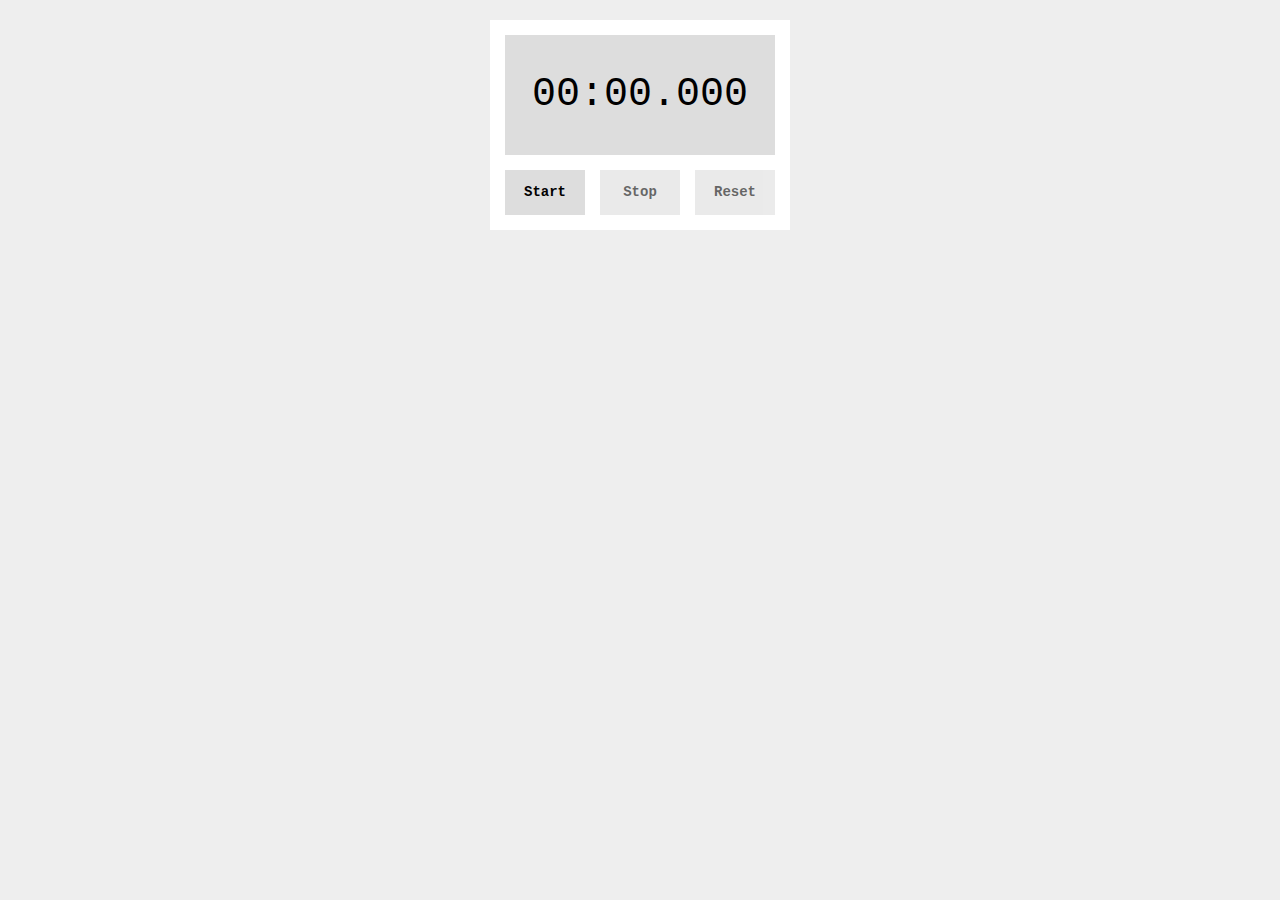
<file: MyStopwatch/index.html>
<!DOCTYPE html>
<html lang="ja">
<head>
    <meta charset="utf-8">
    <title>Stop Watch</title>
    <link rel="stylesheet" href="css/styles.css">
</head>
<body>
    <div class="container">
            <div id="timer">00:00.000</div>
            <div class="controls">
                <div class="btn" id="start">Start</div>
                <div class="btn" id="stop">Stop</div>
                <div class="btn" id="reset">Reset</div>     
            </div>

            <script src="js/main.js"></script>
    </div>
</body>
</html>
</file>
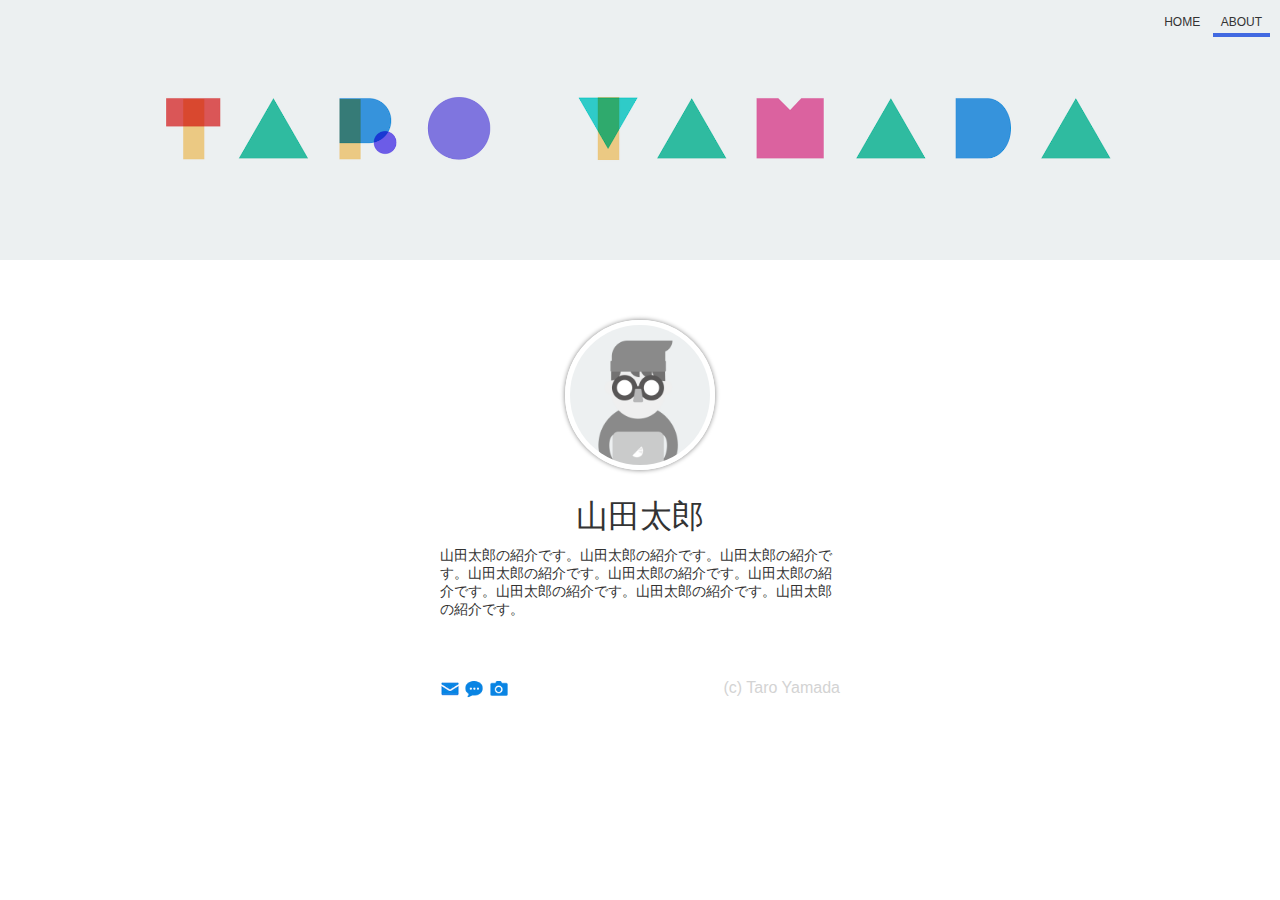
<file: myportfolio/about.html>
<!DOCTYPE html>
<html lang="ja">
<head>
  <meta charset="utf-8">
  <title>山田太郎について</title>
  <link rel="icon" href="favicon.ico">
  <meta name="description" content="山田太郎について。">
  <link rel="stylesheet" href="css/styles.css">
</head>
<body>
  <header>
    <nav>
      <ul>
          <li>
          <a href="index.html">
            HOME
          </a>
　      </li>
        <li class="current">
          <a href="about.html">
            ABOUT
          </a>
        </li>
      </ul>
    </nav>
  </header>

  <section class="about">
   <img src="img/taro.png" width="140" height="140" alt="太郎のアイコン" class="icon">
   <h1>山田太郎</h1>
   <p>山田太郎の紹介です。山田太郎の紹介です。山田太郎の紹介です。山田太郎の紹介です。山田太郎の紹介です。山田太郎の紹介です。山田太郎の紹介です。山田太郎の紹介です。山田太郎の紹介です。</p>
  </section>

  <footer>
    <ul>
      <li>
       <a href="mailto:taguti@gmail.com" target="_blank">
        <img src="img/mail.png" width="20" height="20" alt="メール送信">
       </a>
      </li>
      <li>
       <a href="https://dotinstall.com" target="_blank">
        <img src="img/blog.png" width="20" height="20" alt="ブログサイトへ">
       </a>
      </li>
      <li>
       <a href="https://dotinstall.com" target="_blank">
        <img src="img/photos.png" width="20" height="20" alt="写真サイトへ">
       </a>
      </li>
    </ul>
   <p>(c) Taro Yamada</p>
  </footer>
</body>
</html>
</file>
<file: My5seconds/css/styles.css>
.container {
    font-family: 'Courier New', sans-serif;
    width: 300px;
    margin: 30px auto 0;
    text-align: center;
    font-weight: bold;
}

#target, #result {
    font-size: 32px;
    margin-bottom: 15px;
    background: #ccc;
    height: 60px;
    line-height: 60px
}

#result.standby {
    opacity: 0.5;
}

#result.perfect {
    background: #FA5858;
    color: #fff;
}

#start {
    float: left;
}

#stop {
    float: right;
}

#start, #stop {
    cursor: pointer;
    font-size: 18px;
    width: 145px;
    background: #eee;
    height: 40px;
    line-height: 40px;
    box-shadow: 0 6px 0 #ccc;
}

#start.pushed, #stop.pushed {
    margin-top: 3px;
    box-shadow: 0.3px 0 #ccc;
}
</file>
<file: MyApp/css/styles.css>
body {
    background: #ccc;
    font-size: 16px;
    font-family: Arial, sans-serif;
}

.container {
    width: 600px;
    margin: 25px auto;
}

#price,
#num,
#unit {
    font-size: 14px;
    box-sizing: border-box;
    padding: 10px;
    height: 40px;
    border-radius: 5px;
    border: none;
    margin-right: 10px;
}

#price {
    width: 140px;
}

#num,
#unit {
    width: 110px;
}

#btn {
    cursor: pointer;
    display: inline-block;
    box-sizing: boder-box;
    width: 110px;
    height: 20px;
    padding: 10px;
    background: #3897fd;
    border-radius: 5px;
    font-size: 14px;
    text-align: center;
    color: #fff;
}

.inpt-area {
    font-size: 0;
    margin-bottom: 20px;
}

.result-area {
    background: #f8f8f8;
    padding: 10px;
    height: 130px;
    border-radius: 5px;
    margin-top: 20px;
    position: relative;
}

#result {
    margin: 0;
}

#reset {
    text-decoration: underline;
    cursor: pointer;
    position: absolute;
    bottom: 10px;
    right: 10px;
}

#btn.disabled {
    opacity: 0.5;
}

#reset.hidden {
    display: none;
}
</file>
<file: MyCountdown/css/styles.css>
body {
    font-family: 'Courier New', sans-serif;
    font-size: 14px;
    background: #eee;
}

.container {
    margin: 20px auto;
    width: 365px;
    background: #fff;
    padding: 15px;
    text-align: center;
}

#timer {
    background: #ddd;
    height: 120px;
    line-height: 120px;
    font-size: 40px;
    margin-bottom: 15px;
}

.controls > div {
    cursor: pointer;
    user-select: none;
    width: 80px;
    background: #ddd;
    height: 45px;
    line-height: 45px;
    float: left;
}

.controls {
    overflow: hidden;
}

.controls > div + div {
    margin-left: 15px;
}

.controls > div:hover {
    opacity: 0.7;
}
</file>
<file: MyDotinstallPane/css/styles.css>
body{
  font-size: 16px;
  font-family: Verdana, sans-serif;
  color: #333;
  margin: 0;
}

.container {
  width: 820px;
  margin: 0 auto;
  padding: 60px 0;
}

.orange-bg {
  color: #fff;
  background: url(../img/bg.png);
  background-size: cover;
}

.section-title {
  text-align: center;
  font-weight: normal;
  font-size: 24px;
  margin-bottom: 60px;
  margin-top: 0;
}

.section-title::after {
  content: attr(data-subtitle);
  display: block;
  font-size: 16px;
  color: #aaa;
  padding-top: 10px;
}

.btn {
  display: inline-block;
  width: 290px;
  background: #fff;
  color: #f39800;
  text-align: center;
  text-decoration: none;
  padding: 8px 0;
  border-radius: 5px;
  opacity: 0.9;
}

/* header */

header h1 {
  margin-top: 0;
  font-weight: normal;
  font-size: 36px;
  margin-bottom: 8px;
}

header p {
  margin-top: 0;
  margin-bottom: 50px;
}

header .container {
  position: relative;
}

header img {
  position: absolute;
  bottom: 0;
  right: 0;
}

.btn:hover {
  opacity: 1.0;
}

/* features */

.feature h1 {
  font-weight: normal;
  font-size: 18px;
}

.feature .desc {
  width: 360px;
}

.feature:nth-of-type(odd) .desc {
  float: right;
  padding-left: 40px;
}

.feature:nth-of-type(even) .desc {
  float: left;
  padding-right: 40px;
}

.feature:not(:last-child) {
  margin-bottom: 60px;
}

.feature {
  overflow: hidden;
}

/* voices */

.voices {
  background: #f8f8f8;
}

.voices .flex {
  display: flex;
  justify-content: space-between;
}

.voice {
  width: 250px;
  background: #fff;
  position: relative;
  box-sizing: border-box;
  padding: 60px 40px 25px;
}

.voice img {
  border-radius: 50%;
  border: 10px solid #fff;
  position: absolute;
  left: 0;
  right: 0;
  margin: 0 auto;
  top: -55px;
}

.voice h1 {
  text-align: center;
  font-size: 18px;
  font-weight: normal;
}

.voice .section-title {
  margin-bottom: 95px;
}

/* call-to-action */

.call-to-action {
  text-align: center;
}

.call-to-action .section-title {
  margin-bottom: 15px;
}

/* footer */

footer {
  padding: 40px 0;
  text-align: center;
  color: #aaa;
}
</file>
<file: MyOmikuji/css/styles.css>
body {
    background: #efefef;
}

#btn {
    width: 200px;
    height: 200px;
    background: #ef454a;
    border-radius: 50%;
    margin: 30px auto 0;
    text-align: center;
    line-height: 200px;
    color: #fff;
    font-size: 42px;
    font-weight: bold;
    cursor: pointer;
    box-shadow: 0 10px 0 #d1483e;
    user-select: none;
}

#btn:hover {
    opacity: 0.9;
}

#btn.pressed {
    box-shadow: 0 5px 0 #d1483e;
    margin-top: 35px;
}
</file>
<file: myportfolio/css/styles.css>
body {
      color: #333;
      font-family: Vardana, sans-serif;
      margin: 0;
    }

    header {
      text-align: right;
      padding: 10px;
      background-image: url(../img/header.png);
      height: 240px;
      background-size: cover;
      background-position: 50% 50%;
      margin-bottom: 60px;
    }

    header ul {
      margin: 0;
      list-style-type: none;
      padding-left: 0;
    }

header li{
  display: inline-block;
  padding: 4px 8px;
  font-size: 12px;
}

header li > a{
  text-decoration: none;
  color: inherit;
}

header li > a:hover {
  color: royalblue;
}

.current {
  border-bottom: 4px solid royalblue;
}

section {
  text-align: center;
}

section h1 {
  font-weight: normal;
  margin-bottom: 8px;
}

section p {
  margin-top: 0;
  font-size: 14px;
}

.icon {
  border-radius: 50%;
  border: 5px solid white;
  box-shadow: 0 0 5px gray;
}

.works {
  width: 400px;
  margin: 60px auto;
  border-bottom: 1px solid gray;
}

.works > section {
  margin-bottom: 40px;
}

.works h1,
.works p {
  text-align: left;
}

footer {
  width: 400px;
  margin: 0 auto 60px;
}

footer ul {
  margin: 0;
  list-style-type: none;
  padding-left  : 0;
  float: left;
}

footer li {
display: inline-block;
}

footer li > a:hover {
  opacity: 0.6;
}

footer p {
  color: lightgray;
  font-siz: 14px;
  text-align: right;
}

.about {
  width:400px;
  margin: 0 auto 60px;
}

.about p {
  text-align: left;
}
</file>
<file: MyStopwatch/css/styles.css>
body {
    font-family: 'Courier New', sans-serif;
    font-size: 14px;
    background: #eee;
}

.container {
    margin: 20px auto;
    width: 270px;
    background: #fff;
    padding: 15px;
    text-align: center;
}

#timer {
    background: #ddd;
    height: 120px;
    line-height: 120px;
    font-size: 40px;
    margin-bottom: 15px;
}

.btn {
    cursor: pointer;
    font-weight: bold;
    width: 80px;
    background: #ddd;
    height: 45px;
    line-height: 45px;
    float: left;
    user-select: none;
}

.controls {
    overflow: hidden;
}

.btn + .btn {
    margin-left: 15px;
}

.inactive {
    opacity: 0.6;
}
</file>
